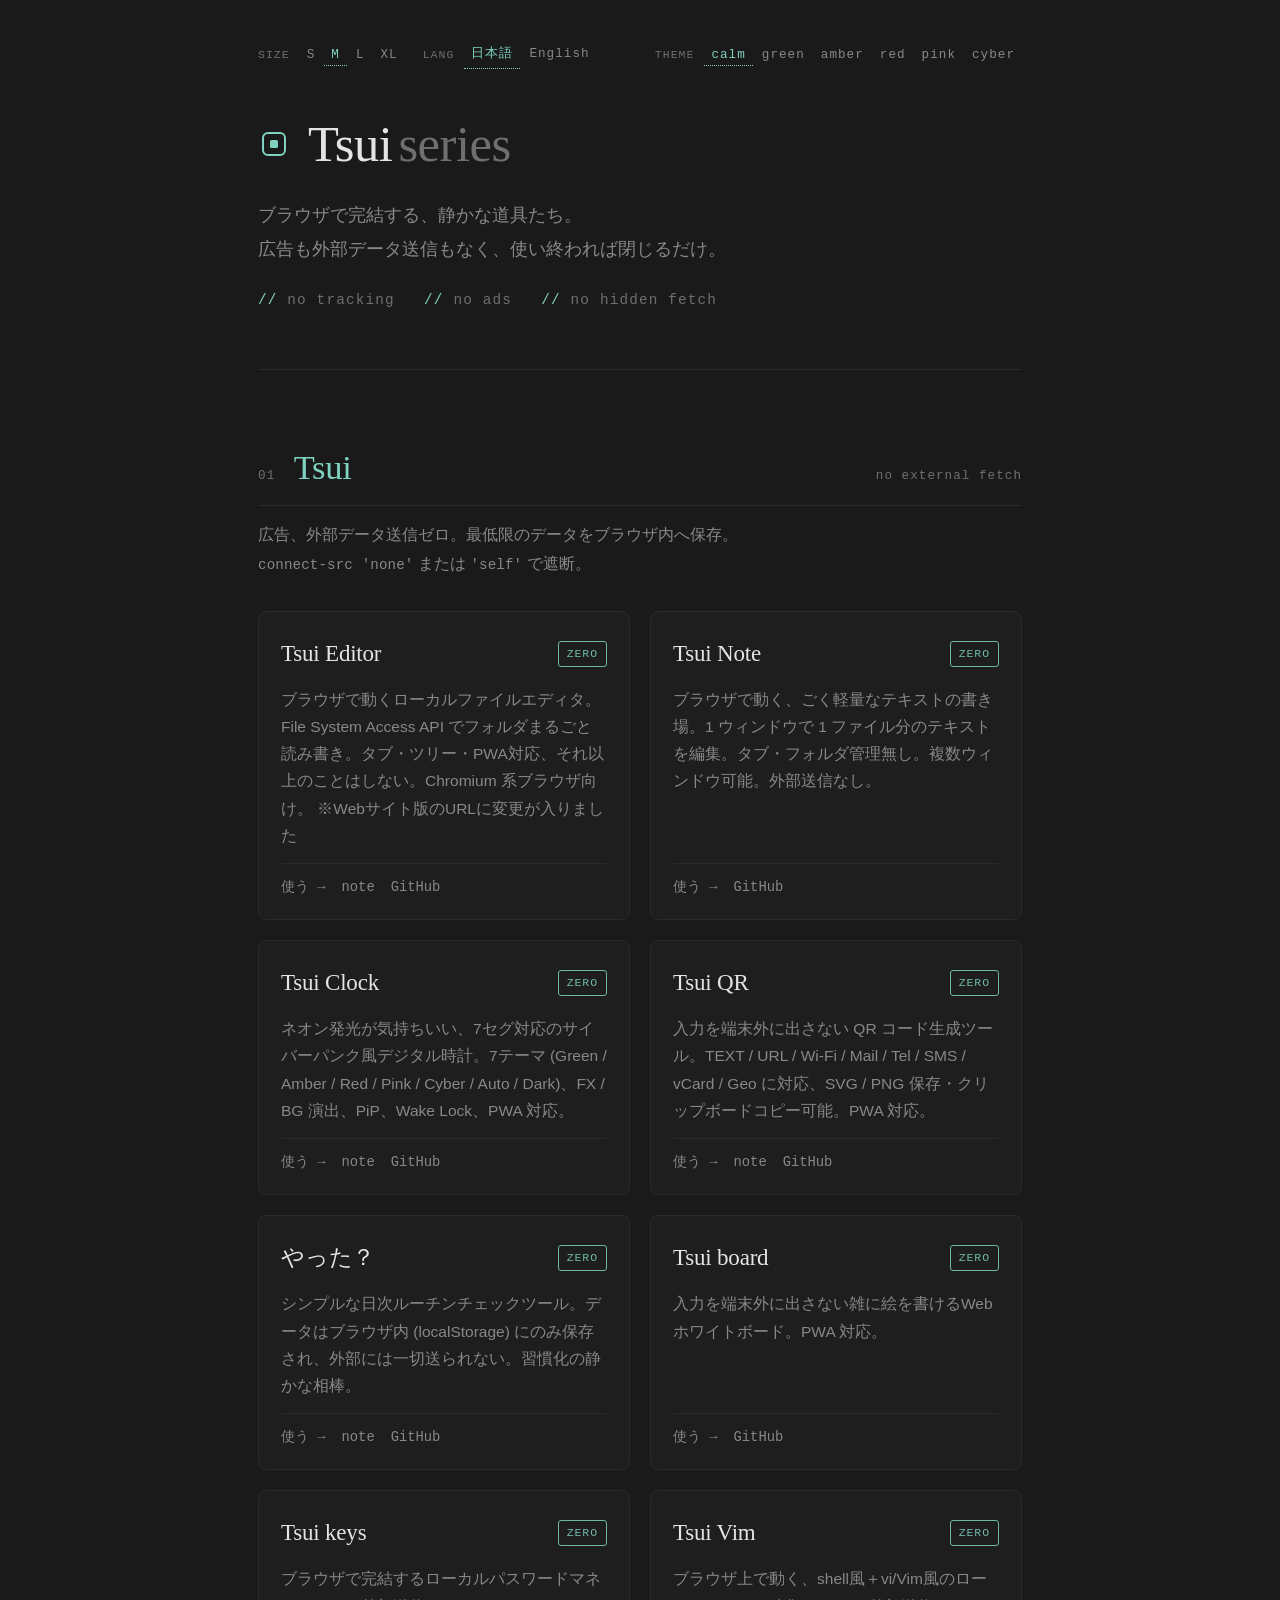
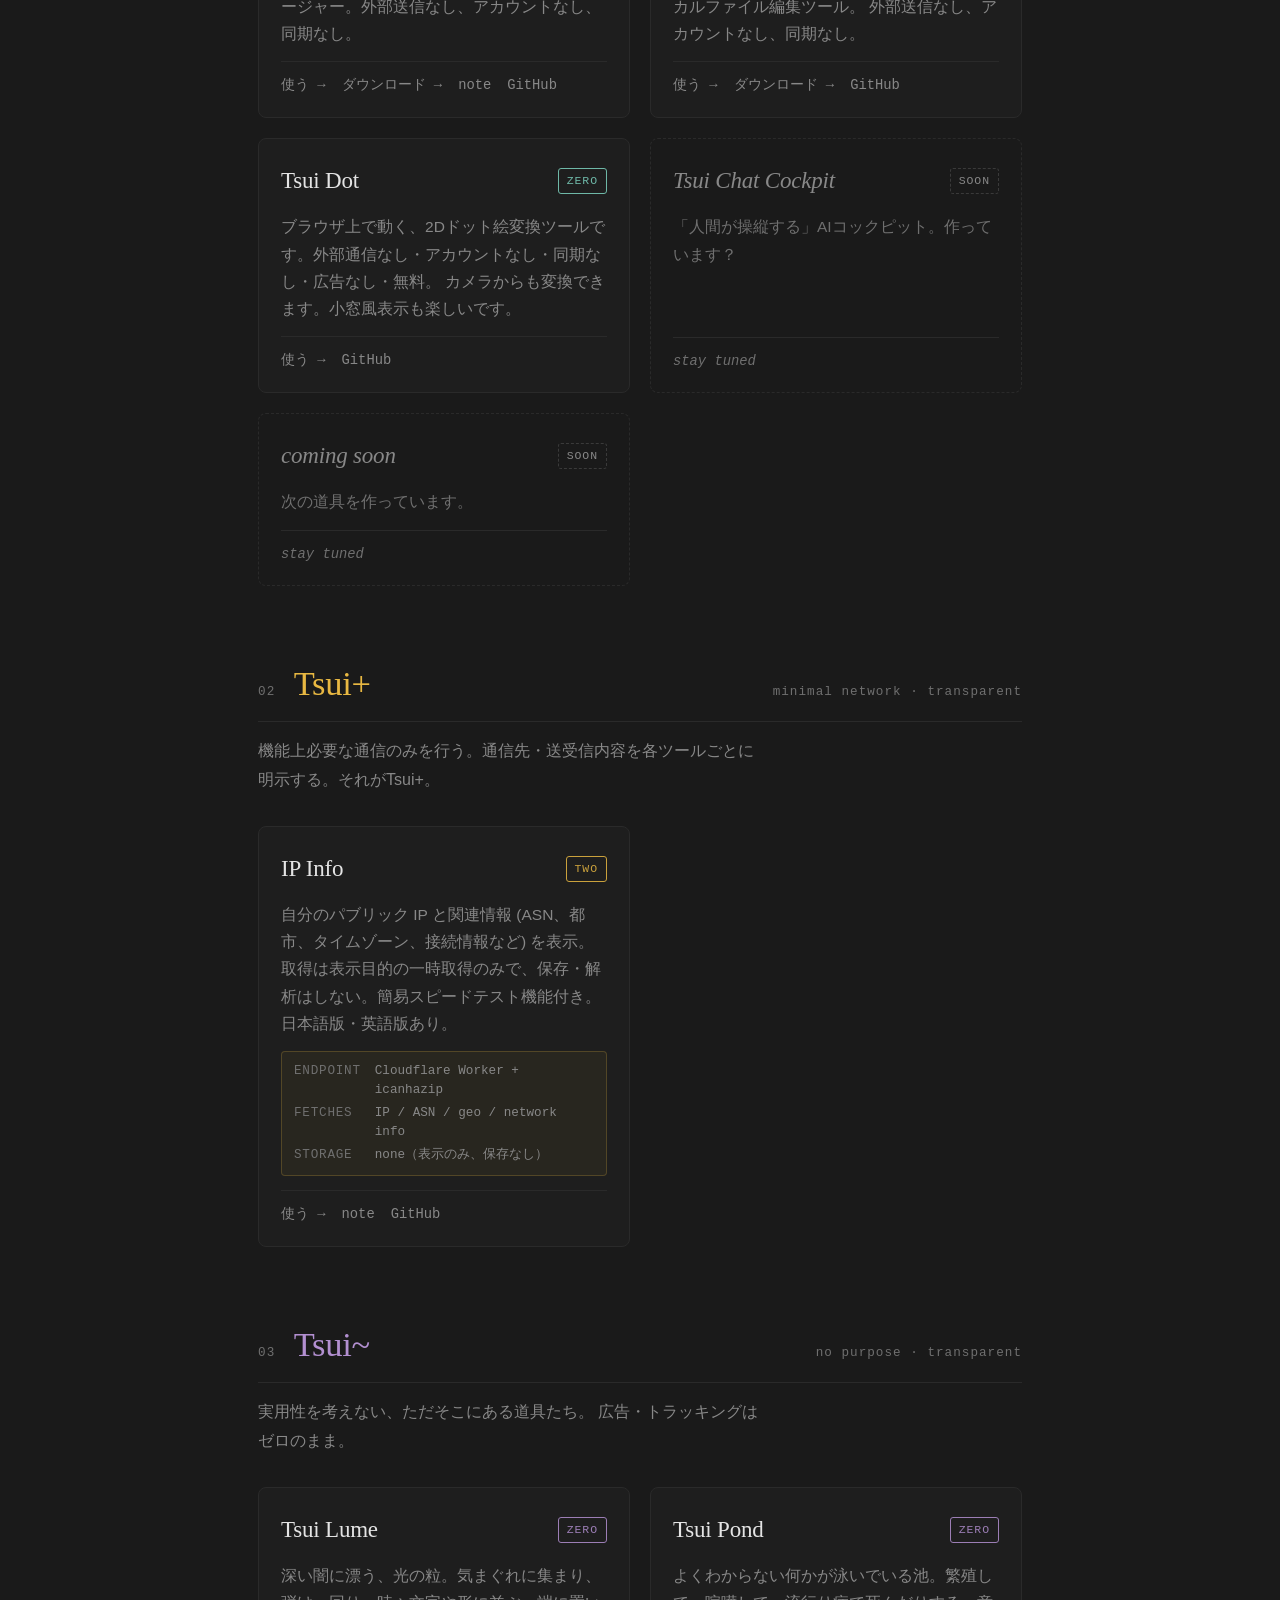
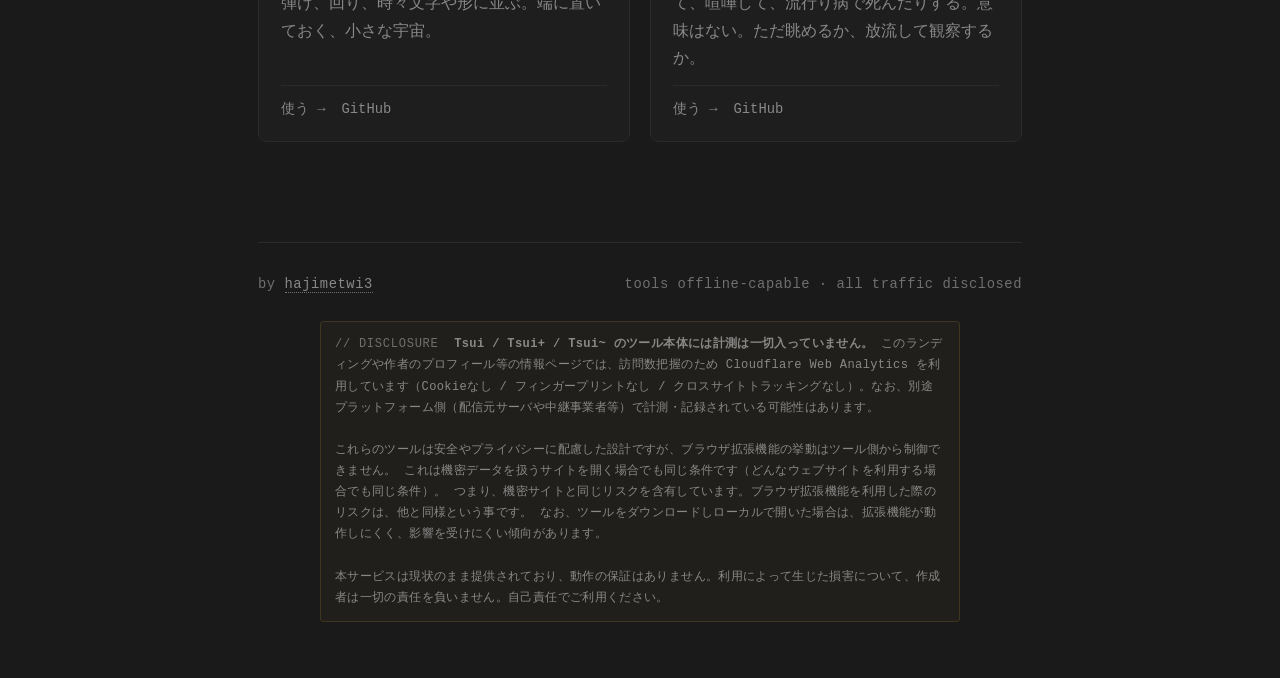
<file: docs/Tsui-series/index.html>
<!DOCTYPE html>
<!-- Tsui series landing (JP) — EN edition: index.en.html -->
<html lang="ja" data-size="M">
<head>
<meta charset="UTF-8">
<!-- Clickjacking defense -->
<style id="antiClickjack">html{display:none !important;}</style>
<script>
  (function(){
    if (self === top) {
      var s = document.getElementById('antiClickjack');
      if (s && s.parentNode) s.parentNode.removeChild(s);
    } else {
      try { top.location = self.location; } catch (e) {}
      try { document.documentElement.innerHTML = ''; } catch (e) {}
    }
  })();
</script>
<meta name="viewport" content="width=device-width, initial-scale=1">
<meta name="referrer" content="no-referrer">
<meta name="theme-color" content="#1a1a1a">
<meta name="description" content="Tsui series — 静かな道具たち。ブラウザで完結、広告なし、プライバシー配慮。">
<meta http-equiv="Content-Security-Policy" content="default-src 'none'; script-src 'self' 'unsafe-inline' https://static.cloudflareinsights.com; style-src 'self' 'unsafe-inline'; img-src 'self' data:; font-src 'self' data:; connect-src https://cloudflareinsights.com; base-uri 'none'; form-action 'none';">
<link rel="alternate" hreflang="ja" href="./index.html">
<link rel="alternate" hreflang="en" href="./index.en.html">
<link rel="alternate" hreflang="x-default" href="./index.html">
<link rel="icon" href="data:image/svg+xml,%3Csvg xmlns='http://www.w3.org/2000/svg' viewBox='0 0 32 32'%3E%3Crect width='32' height='32' rx='6' fill='%231a1a1a'/%3E%3Crect x='7' y='7' width='18' height='18' rx='4' fill='none' stroke='%237dd3c0' stroke-width='2'/%3E%3Crect x='13' y='13' width='6' height='6' rx='1' fill='%237dd3c0'/%3E%3C/svg%3E">
<title>Tsui series — 静かな道具たち</title>
<style>
  * { box-sizing: border-box; margin: 0; padding: 0; }

  :root {
    --bg: #1a1a1a;
    --bg-card: #1e1e1e;
    --fg: #e4e4e4;
    --fg-dim: #888;
    --fg-faint: #6f6f6f;
    --accent: #7dd3c0;         /* calm — teal */
    --accent-plus: #e8b842;    /* calm — amber */
    --accent-tilde: #b28fd0;   /* calm — muted violet (for Tsui~) */
    --glow-color: transparent;
    --border: #2a2a2a;
    --border-strong: #3a3a3a;
    --fs-scale: 1.15;          /* M (default): S=1.0 / M=1.15 / L=1.3 / XL=1.5 */
  }

  /* ========== Font size levels ========== */

  html[data-size="S"]  { --fs-scale: 1;    }
  html[data-size="M"]  { --fs-scale: 1.15; }
  html[data-size="L"]  { --fs-scale: 1.3;  }
  html[data-size="XL"] { --fs-scale: 1.5;  }

  /* ========== Neon themes (Tsui Clock 互換パレット) ========== */

  html[data-theme="green"]  { --accent:#39ff77; --accent-plus:#ffb000; --accent-tilde:#c0a8ff; --glow-color:#39ff77; }
  html[data-theme="amber"]  { --accent:#ffb000; --accent-plus:#ff26b3; --accent-tilde:#8affc0; --glow-color:#ffb000; }
  html[data-theme="red"]    { --accent:#ffc0b8; --accent-plus:#39ff77; --accent-tilde:#b8c8ff; --glow-color:#ff2020; }
  html[data-theme="pink"]   { --accent:#ffc8f0; --accent-plus:#39ff77; --accent-tilde:#c8e0ff; --glow-color:#ff26b3; }
  html[data-theme="cyber"]  { --accent:#B2FFCA; --accent-plus:#ff26b3; --accent-tilde:#ffd4a3; --glow-color:#39ff77; }

  html[data-theme] h1.title,
  html[data-theme] .tier h2,
  html[data-theme] .plus-sign,
  html[data-theme] .tilde-sign,
  html[data-theme] .theme-switch button.active {
    text-shadow: 0 0 10px var(--glow-color), 0 0 22px var(--glow-color);
  }
  html[data-theme] .brand svg {
    filter: drop-shadow(0 0 6px var(--glow-color));
  }

  html { background: var(--bg); }

  body {
    font-family: -apple-system, BlinkMacSystemFont, "Segoe UI", "Hiragino Sans", "Yu Gothic UI", sans-serif;
    background: var(--bg);
    color: var(--fg);
    font-size: calc(15px * var(--fs-scale));
    line-height: 1.75;
    -webkit-font-smoothing: antialiased;
    min-height: 100vh;
  }

  .mono, code {
    font-family: ui-monospace, "SF Mono", Menlo, Consolas, monospace;
    font-size: 0.88em;
    letter-spacing: 0.01em;
  }
  code { color: var(--fg-dim); }

  .container {
    max-width: 820px;
    margin: 0 auto;
    padding: 40px 28px 60px;
  }

  /* ========== Theme switch ========== */

  .theme-switch {
    display: flex;
    align-items: center;
    justify-content: flex-end;
    gap: 2px;
    font-family: ui-monospace, "SF Mono", Menlo, Consolas, monospace;
    font-size: calc(11px * var(--fs-scale));
    letter-spacing: 0.08em;
    flex-wrap: wrap;
  }

  .theme-switch .theme-label {
    color: var(--fg-faint);
    margin-right: 8px;
    font-size: calc(10px * var(--fs-scale));
    text-transform: uppercase;
  }

  .theme-switch button {
    background: transparent;
    border: none;
    color: var(--fg-dim);
    cursor: pointer;
    font-family: inherit;
    font-size: inherit;
    letter-spacing: inherit;
    padding: 3px 7px;
    border-bottom: 1px dotted transparent;
    transition: color 0.2s, border-color 0.2s, text-shadow 0.3s;
  }

  .theme-switch button:hover { color: var(--fg); }

  .theme-switch button.active {
    color: var(--accent);
    border-bottom-color: var(--accent);
  }

  /* ========== Size / Lang switch (theme-switch と同じ見た目) ========== */

  .top-controls {
    display: flex;
    justify-content: space-between;
    align-items: center;
    gap: 12px;
    margin-bottom: 50px;
    flex-wrap: wrap;
  }

  .controls-left {
    display: flex;
    align-items: center;
    gap: 18px;
    flex-wrap: wrap;
  }

  .size-switch,
  .lang-switch {
    display: flex;
    align-items: center;
    gap: 2px;
    font-family: ui-monospace, "SF Mono", Menlo, Consolas, monospace;
    font-size: calc(11px * var(--fs-scale));
    letter-spacing: 0.08em;
  }

  .size-switch .size-label,
  .lang-switch .lang-label {
    color: var(--fg-faint);
    margin-right: 8px;
    font-size: calc(10px * var(--fs-scale));
    text-transform: uppercase;
  }

  .size-switch button,
  .lang-switch a {
    background: transparent;
    border: none;
    color: var(--fg-dim);
    cursor: pointer;
    font-family: inherit;
    font-size: inherit;
    letter-spacing: inherit;
    padding: 3px 7px;
    border-bottom: 1px dotted transparent;
    transition: color 0.2s, border-color 0.2s;
    text-decoration: none;
    display: inline-block;
  }

  .size-switch button:hover,
  .lang-switch a:hover { color: var(--fg); }

  .size-switch button.active,
  .lang-switch a[aria-current="page"] {
    color: var(--accent);
    border-bottom-color: var(--accent);
  }

  /* ========== Masthead ========== */

  .masthead {
    padding-bottom: 56px;
    border-bottom: 1px solid var(--border);
    margin-bottom: 80px;
  }

  .brand {
    display: flex;
    align-items: center;
    gap: 18px;
    margin-bottom: 28px;
  }

  .brand svg {
    width: 32px;
    height: 32px;
    color: var(--accent);
    flex-shrink: 0;
    transition: filter 0.3s;
  }

  h1.title {
    font-family: Georgia, "Iowan Old Style", "Hiragino Mincho ProN", "Yu Mincho", serif;
    font-size: calc(44px * var(--fs-scale));
    font-weight: 400;
    letter-spacing: -0.5px;
    line-height: 1;
    transition: text-shadow 0.3s;
  }

  h1.title .series {
    color: var(--fg-faint);
    font-weight: 300;
    margin-left: 6px;
    text-shadow: none !important;
  }

  .tagline {
    color: var(--fg-dim);
    font-size: calc(16px * var(--fs-scale));
    line-height: 1.85;
    max-width: 58ch;
  }

  .manifesto {
    margin-top: 22px;
    font-family: ui-monospace, "SF Mono", Menlo, Consolas, monospace;
    font-size: calc(12.5px * var(--fs-scale));
    letter-spacing: 0.08em;
    color: var(--fg-faint);
    text-transform: lowercase;
  }

  .manifesto span { color: var(--accent); }

  /* ========== Tier ========== */

  .tier { margin-bottom: 80px; }
  .tier:last-of-type { margin-bottom: 0; }

  .tier-header {
    display: flex;
    align-items: baseline;
    gap: 18px;
    margin-bottom: 14px;
    padding-bottom: 18px;
    border-bottom: 1px solid var(--border);
  }

  .tier-num {
    color: var(--fg-faint);
    font-size: calc(11px * var(--fs-scale));
    font-family: ui-monospace, "SF Mono", Menlo, Consolas, monospace;
    letter-spacing: 0.1em;
  }

  .tier h2 {
    font-family: Georgia, "Iowan Old Style", "Hiragino Mincho ProN", "Yu Mincho", serif;
    font-size: calc(30px * var(--fs-scale));
    font-weight: 400;
    letter-spacing: -0.3px;
    line-height: 1;
    color: var(--accent);
    transition: text-shadow 0.3s;
  }

  .tier.plus h2 { color: var(--accent-plus); }
  .tier.plus h2 .plus-sign { color: var(--accent-plus); }

  .tier.tilde h2 { color: var(--accent-tilde); }
  .tier.tilde h2 .tilde-sign { color: var(--accent-tilde); font-weight: 300; }

  .tier-meta {
    color: var(--fg-faint);
    font-size: calc(11px * var(--fs-scale));
    font-family: ui-monospace, "SF Mono", Menlo, Consolas, monospace;
    letter-spacing: 0.08em;
    margin-left: auto;
  }

  .tier-desc {
    color: var(--fg-dim);
    font-size: calc(14px * var(--fs-scale));
    line-height: 1.8;
    margin-bottom: 32px;
    max-width: 56ch;
  }

  /* ========== Tool cards ========== */

  .tools {
    display: grid;
    grid-template-columns: repeat(auto-fill, minmax(340px, 1fr));
    gap: 20px;
  }

  .tool {
    background: var(--bg-card);
    border: 1px solid var(--border);
    border-radius: 8px;
    padding: 22px 22px 18px;
    display: flex;
    flex-direction: column;
    transition: border-color 0.2s ease;
  }

  .tool:hover { border-color: var(--border-strong); }

  .tool-head {
    display: flex;
    align-items: center;
    gap: 10px;
    margin-bottom: 12px;
    flex-wrap: wrap;
  }

  .tool h3 {
    font-family: Georgia, "Iowan Old Style", "Hiragino Mincho ProN", "Yu Mincho", serif;
    font-size: calc(20px * var(--fs-scale));
    font-weight: 400;
    letter-spacing: -0.2px;
    color: var(--fg);
    margin-right: auto;
  }

  .badge {
    font-family: ui-monospace, "SF Mono", Menlo, Consolas, monospace;
    font-size: calc(10px * var(--fs-scale));
    letter-spacing: 0.08em;
    padding: 2px 8px;
    border-radius: 3px;
    border: 1px solid var(--border-strong);
    color: var(--fg-dim);
    text-transform: uppercase;
    white-space: nowrap;
  }

  .badge-pure { color: var(--accent); border-color: var(--accent); opacity: 0.85; }
  .badge-plus { color: var(--accent-plus); border-color: var(--accent-plus); opacity: 0.85; }
  .badge-tilde { color: var(--accent-tilde); border-color: var(--accent-tilde); opacity: 0.85; }
  .badge-wip  { color: var(--fg-dim); border-style: dashed; }

  .tool p.desc {
    color: var(--fg-dim);
    font-size: calc(13.5px * var(--fs-scale));
    line-height: 1.75;
    margin-bottom: 14px;
    flex: 1;
  }

  /* Transparency block (Tsui+) */
  .transparency {
    font-family: ui-monospace, "SF Mono", Menlo, Consolas, monospace;
    font-size: calc(11px * var(--fs-scale));
    background: color-mix(in srgb, var(--accent-plus) 5%, transparent);
    border: 1px solid color-mix(in srgb, var(--accent-plus) 22%, transparent);
    border-radius: 4px;
    padding: 10px 12px;
    margin-bottom: 14px;
    display: grid;
    grid-template-columns: auto 1fr;
    column-gap: 14px;
    row-gap: 4px;
    line-height: 1.5;
  }
  .transparency dt {
    color: var(--fg-faint);
    text-transform: uppercase;
    letter-spacing: 0.06em;
  }
  .transparency dd { color: var(--fg-dim); }

  .tool-links {
    display: flex;
    gap: 16px;
    padding-top: 12px;
    border-top: 1px solid var(--border);
    font-family: ui-monospace, "SF Mono", Menlo, Consolas, monospace;
    font-size: calc(12px * var(--fs-scale));
    flex-wrap: wrap;
  }

  .tool-links a {
    color: var(--fg-dim);
    text-decoration: none;
    border-bottom: 1px dotted transparent;
    transition: color 0.15s, border-color 0.15s;
  }

  .tool-links a:hover {
    color: var(--accent);
    border-bottom-color: var(--accent);
  }

  .tier.plus .tool-links a:hover {
    color: var(--accent-plus);
    border-bottom-color: var(--accent-plus);
  }

  .tier.tilde .tool-links a:hover {
    color: var(--accent-tilde);
    border-bottom-color: var(--accent-tilde);
  }

  .tool-links a.disabled {
    opacity: 0.35;
    pointer-events: none;
  }

  .tool-links .links-sep {
    color: var(--fg-faint);
    user-select: none;
  }

  /* ========== Coming soon card ========== */

  .tool.coming-soon {
    background: transparent;
    border-style: dashed;
    border-color: var(--border);
  }

  .tool.coming-soon:hover { border-color: var(--border-strong); }

  .tool.coming-soon h3 {
    color: var(--fg-dim);
    font-style: italic;
  }

  .tool.coming-soon .desc {
    color: var(--fg-faint);
  }

  .tool.coming-soon .tool-links {
    color: var(--fg-faint);
    font-style: italic;
  }

  /* ========== Footer ========== */

  footer {
    margin-top: 100px;
    padding-top: 30px;
    border-top: 1px solid var(--border);
    color: var(--fg-faint);
    font-size: calc(12px * var(--fs-scale));
    font-family: ui-monospace, "SF Mono", Menlo, Consolas, monospace;
    display: flex;
    justify-content: space-between;
    flex-wrap: wrap;
    gap: 12px;
    letter-spacing: 0.04em;
  }

  footer a {
    color: var(--fg-dim);
    text-decoration: none;
    border-bottom: 1px dotted var(--fg-faint);
    transition: color 0.15s, border-color 0.15s;
  }

  footer a:hover {
    color: var(--accent);
    border-bottom-color: var(--accent);
  }

  /* ========== Analytics disclosure (このページのみ) ========== */

  .analytics-note {
    margin: 24px auto 0;
    max-width: 640px;
    padding: 12px 14px;
    font-family: ui-monospace, "SF Mono", Menlo, Consolas, monospace;
    font-size: calc(10.5px * var(--fs-scale));
    line-height: 1.75;
    color: var(--fg-dim);
    letter-spacing: 0.03em;
    background: color-mix(in srgb, var(--accent-plus) 3%, transparent);
    border: 1px solid color-mix(in srgb, var(--accent-plus) 15%, transparent);
    border-radius: 4px;
  }

  .analytics-note .label {
    color: var(--fg-faint);
    text-transform: uppercase;
    letter-spacing: 0.06em;
    margin-right: 8px;
  }

  /* ========== Focus visibility (keyboard a11y) ========== */

  .theme-switch button:focus-visible,
  .size-switch button:focus-visible,
  .lang-switch a:focus-visible,
  .tool-links a:focus-visible,
  footer a:focus-visible,
  .analytics-note a:focus-visible {
    outline: 2px solid var(--accent);
    outline-offset: 2px;
    border-radius: 2px;
  }

  /* ========== Responsive ========== */

  @media (max-width: 540px) {
    .container { padding: 24px 20px 40px; }
    h1.title { font-size: calc(34px * var(--fs-scale)); }
    .tier h2 { font-size: calc(24px * var(--fs-scale)); }
    .masthead { padding-bottom: 40px; margin-bottom: 60px; }
    .tier { margin-bottom: 60px; }
    .tools { grid-template-columns: 1fr; }
    .tier-meta { display: none; }
    .brand { gap: 14px; }
    .brand svg { width: 26px; height: 26px; }
    .top-controls { margin-bottom: 32px; flex-direction: column; align-items: flex-start; gap: 8px; }
    .controls-left { gap: 12px; }
    .theme-switch, .size-switch, .lang-switch { justify-content: flex-start; flex-wrap: wrap; }
    .theme-switch .theme-label,
    .size-switch .size-label,
    .lang-switch .lang-label { display: none; }
  }

  @media (prefers-reduced-motion: reduce) {
    * { transition: none !important; animation: none !important; }
  }
</style>
</head>
<body>
<div class="container">

  <!-- ========== Top controls (size / lang / theme) ========== -->
  <div class="top-controls">
    <div class="controls-left">
      <div class="size-switch" role="group" aria-label="文字サイズ">
        <span class="size-label">size</span>
        <button type="button" data-size="S">S</button>
        <button type="button" data-size="M" class="active">M</button>
        <button type="button" data-size="L">L</button>
        <button type="button" data-size="XL">XL</button>
      </div>
      <div class="lang-switch" role="group" aria-label="言語">
        <span class="lang-label">lang</span>
        <a href="./index.html" hreflang="ja" aria-current="page">日本語</a>
        <a href="./index.en.html" hreflang="en">English</a>
      </div>
    </div>
    <div class="theme-switch" role="group" aria-label="ネオンテーマ (Tsui Clock互換)">
      <span class="theme-label">theme</span>
      <button type="button" data-theme="calm" class="active">calm</button>
      <button type="button" data-theme="green">green</button>
      <button type="button" data-theme="amber">amber</button>
      <button type="button" data-theme="red">red</button>
      <button type="button" data-theme="pink">pink</button>
      <button type="button" data-theme="cyber">cyber</button>
    </div>
  </div>

  <!-- ========== Masthead ========== -->
  <header class="masthead">
    <div class="brand">
      <svg viewBox="0 0 32 32" aria-hidden="true">
        <rect x="5" y="5" width="22" height="22" rx="5" fill="none" stroke="currentColor" stroke-width="2"/>
        <rect x="12" y="12" width="8" height="8" rx="1.5" fill="currentColor"/>
      </svg>
      <h1 class="title">Tsui<span class="series">series</span></h1>
    </div>
    <p class="tagline">
      ブラウザで完結する、静かな道具たち。<br>
      広告も外部データ送信もなく、使い終われば閉じるだけ。
    </p>
    <p class="manifesto">
      <span>//</span> no tracking &nbsp; <span>//</span> no ads &nbsp; <span>//</span> no hidden fetch
    </p>
  </header>

  <!-- ========== Tier 01: Tsui (pure) ========== -->
  <section class="tier pure">
    <div class="tier-header">
      <span class="tier-num">01</span>
      <h2>Tsui</h2>
      <span class="tier-meta">no external fetch</span>
    </div>
    <p class="tier-desc">
      広告、外部データ送信ゼロ。最低限のデータをブラウザ内へ保存。<code>connect-src 'none'</code> または <code>'self'</code> で遮断。
    </p>

    <div class="tools">

      <!-- Tsui Editor -->
      <article class="tool">
        <div class="tool-head">
          <h3>Tsui Editor</h3>
          <span class="badge badge-pure">Zero</span>
        </div>
        <p class="desc">ブラウザで動くローカルファイルエディタ。File System Access API でフォルダまるごと読み書き。タブ・ツリー・PWA対応、それ以上のことはしない。Chromium 系ブラウザ向け。
          ※Webサイト版のURLに変更が入りました</p>
        <nav class="tool-links">
          <a href="https://tsuieditor.pages.dev/">使う →</a>
          <a href="https://note.com/hajimetwi3/n/n5a3475a672c0">note</a>
          <a href="https://github.com/hajimetwi3/misc/tree/main/docs/tools/tsui-editor">GitHub</a>
        </nav>
      </article>

      <!-- Tsui Note -->
      <article class="tool">
        <div class="tool-head">
          <h3>Tsui Note</h3>
          <span class="badge badge-pure">Zero</span>
        </div>
        <p class="desc">ブラウザで動く、ごく軽量なテキストの書き場。1 ウィンドウで 1 ファイル分のテキストを編集。タブ・フォルダ管理無し。複数ウィンドウ可能。外部送信なし。</p>
        <nav class="tool-links">
          <a href="https://tsuinote.pages.dev/">使う →</a>
          <a href="https://github.com/hajimetwi3/Tsui-note">GitHub</a>
        </nav>
      </article>

      <!-- Tsui Clock -->
      <article class="tool">
        <div class="tool-head">
          <h3>Tsui Clock</h3>
          <span class="badge badge-pure">Zero</span>
        </div>
        <p class="desc">ネオン発光が気持ちいい、7セグ対応のサイバーパンク風デジタル時計。7テーマ (Green / Amber / Red / Pink / Cyber / Auto / Dark)、FX / BG 演出、PiP、Wake Lock、PWA 対応。</p>
        <nav class="tool-links">
          <a href="https://hajimetwi3.github.io/misc/tools/tsui-clock/">使う →</a>
          <a href="https://note.com/hajimetwi3/n/nbdf5cbde25fe">note</a>
          <a href="https://github.com/hajimetwi3/misc/tree/main/docs/tools/tsui-clock">GitHub</a>
        </nav>
      </article>

      <!-- Tsui QR -->
      <article class="tool">
        <div class="tool-head">
          <h3>Tsui QR</h3>
          <span class="badge badge-pure">Zero</span>
        </div>
        <p class="desc">入力を端末外に出さない QR コード生成ツール。TEXT / URL / Wi-Fi / Mail / Tel / SMS / vCard / Geo に対応、SVG / PNG 保存・クリップボードコピー可能。PWA 対応。</p>
        <nav class="tool-links">
          <a href="https://hajimetwi3.github.io/tsui-qr/">使う →</a>
          <a href="https://note.com/hajimetwi3/n/na0c77bdc19b4">note</a>
          <a href="https://github.com/hajimetwi3/tsui-qr">GitHub</a>
        </nav>
      </article>

      <!-- やった？ -->
      <article class="tool">
        <div class="tool-head">
          <h3>やった？</h3>
          <span class="badge badge-pure">Zero</span>
        </div>
        <p class="desc">シンプルな日次ルーチンチェックツール。データはブラウザ内 (localStorage) にのみ保存され、外部には一切送られない。習慣化の静かな相棒。</p>
        <nav class="tool-links">
          <a href="https://hajimetwi3.github.io/misc/tools/yatta/">使う →</a>
          <a href="https://note.com/hajimetwi3/n/n3dc77378c5c4">note</a>
          <a href="https://github.com/hajimetwi3/misc/tree/main/docs/tools/yatta">GitHub</a>
        </nav>
      </article>

      <!-- Tsui board -->
      <article class="tool">
        <div class="tool-head">
          <h3>Tsui board</h3>
          <span class="badge badge-pure">Zero</span>
        </div>
        <p class="desc">入力を端末外に出さない雑に絵を書けるWebホワイトボード。PWA 対応。</p>
        <nav class="tool-links">
          <a href="https://hajimetwi3.github.io/tsui-board/">使う →</a>
          <a href="https://github.com/hajimetwi3/tsui-board/">GitHub</a>
        </nav>
      </article>

      <!-- Tsui keys -->
      <article class="tool">
        <div class="tool-head">
          <h3>Tsui keys</h3>
          <span class="badge badge-pure">Zero</span>
        </div>
        <p class="desc">ブラウザで完結するローカルパスワードマネージャー。外部送信なし、アカウントなし、同期なし。</p>
        <nav class="tool-links">
          <a href="https://tsuikeys.pages.dev/">使う →</a>
          <a href="https://github.com/hajimetwi3/Tsui-keys/releases/latest">ダウンロード →</a>
          <a href="https://note.com/hajimetwi3/n/nece01928dc72">note</a>
          <a href="https://github.com/hajimetwi3/Tsui-keys">GitHub</a>
        </nav>
      </article>

      <!-- Tsui Vim -->
      <article class="tool">
        <div class="tool-head">
          <h3>Tsui Vim</h3>
          <span class="badge badge-pure">Zero</span>
        </div>
        <p class="desc">ブラウザ上で動く、shell風＋vi/Vim風のローカルファイル編集ツール。 外部送信なし、アカウントなし、同期なし。</p>
        <nav class="tool-links">
          <a href="https://tsuivim.pages.dev/">使う →</a>
          <a href="https://github.com/hajimetwi3/Tsui-vim/releases/latest">ダウンロード →</a>
          <a href="https://github.com/hajimetwi3/Tsui-vim/">GitHub</a>
        </nav>
      </article>

      <!-- Tsui Dot -->
      <article class="tool">
        <div class="tool-head">
          <h3>Tsui Dot</h3>
          <span class="badge badge-pure">Zero</span>
        </div>
        <p class="desc">ブラウザ上で動く、2Dドット絵変換ツールです。外部通信なし・アカウントなし・同期なし・広告なし・無料。
カメラからも変換できます。小窓風表示も楽しいです。</p>
        <nav class="tool-links">
          <a href="https://tsuidot.pages.dev/">使う →</a>
          <a href="https://github.com/hajimetwi3/Tsui-dot/">GitHub</a>
        </nav>
      </article>

      <!-- Coming soon -->
      <article class="tool coming-soon" aria-label="準備中">
        <div class="tool-head">
          <h3>Tsui Chat Cockpit</h3>
          <span class="badge badge-wip">soon</span>
        </div>
        <p class="desc">「人間が操縦する」AIコックピット。作っています？</p>
        <nav class="tool-links">
          <span>stay tuned</span>
        </nav>
      </article>


      <!-- Coming soon -->
      <article class="tool coming-soon" aria-label="準備中">
        <div class="tool-head">
          <h3>coming soon</h3>
          <span class="badge badge-wip">soon</span>
        </div>
        <p class="desc">次の道具を作っています。</p>
        <nav class="tool-links">
          <span>stay tuned</span>
        </nav>
      </article>

    </div>
  </section>

  <!-- ========== Tier 02: Tsui+ ========== -->
  <section class="tier plus">
    <div class="tier-header">
      <span class="tier-num">02</span>
      <h2>Tsui<span class="plus-sign">+</span></h2>
      <span class="tier-meta">minimal network · transparent</span>
    </div>
    <p class="tier-desc">
      機能上必要な通信のみを行う。通信先・送受信内容を各ツールごとに明示する。それがTsui+。
    </p>

    <div class="tools">

      <!-- IP Info (showip) -->
      <article class="tool">
        <div class="tool-head">
          <h3>IP Info</h3>
          <span class="badge badge-plus">Two</span>
        </div>
        <p class="desc">自分のパブリック IP と関連情報 (ASN、都市、タイムゾーン、接続情報など) を表示。取得は表示目的の一時取得のみで、保存・解析はしない。簡易スピードテスト機能付き。日本語版・英語版あり。</p>
        <dl class="transparency">
          <dt>endpoint</dt><dd>Cloudflare Worker + icanhazip</dd>
          <dt>fetches</dt><dd>IP / ASN / geo / network info</dd>
          <dt>storage</dt><dd>none（表示のみ、保存なし）</dd>
        </dl>
        <nav class="tool-links">
          <a href="https://tsuiipinfo.pages.dev/">使う →</a>
          <a href="https://note.com/hajimetwi3/n/nf5467f5481ae">note</a>
          <a href="https://github.com/hajimetwi3/Tsui-ip-info">GitHub</a>
        </nav>
      </article>

    </div>
  </section>

  <!-- ========== Tier 03: Tsui~ ========== -->
  <section class="tier tilde">
    <div class="tier-header">
      <span class="tier-num">03</span>
      <h2>Tsui<span class="tilde-sign">~</span></h2>
      <span class="tier-meta">no purpose · transparent</span>
    </div>
    <p class="tier-desc">
      実用性を考えない、ただそこにある道具たち。
      広告・トラッキングはゼロのまま。
    </p>

    <div class="tools">

      <!-- Tsui Lume -->
      <article class="tool">
        <div class="tool-head">
          <h3>Tsui Lume</h3>
          <span class="badge badge-tilde">Zero</span>
        </div>
        <p class="desc">深い闇に漂う、光の粒。気まぐれに集まり、弾け、回り、時々文字や形に並ぶ。端に置いておく、小さな宇宙。</p>
        <nav class="tool-links">
          <a href="https://tsuilume.pages.dev/">使う →</a>
          <a href="https://github.com/hajimetwi3/tsui-lume">GitHub</a>
        </nav>
      </article>

      <!-- Tsui Pond -->
      <article class="tool">
        <div class="tool-head">
          <h3>Tsui Pond</h3>
          <span class="badge badge-tilde">Zero</span>
        </div>
        <p class="desc">よくわからない何かが泳いでいる池。繁殖して、喧嘩して、流行り病で死んだりする。意味はない。ただ眺めるか、放流して観察するか。</p>
        <nav class="tool-links">
          <a href="https://hajimetwi3.github.io/Tsui-Pond/">使う →</a>
          <a href="https://github.com/hajimetwi3/tsui-pond">GitHub</a>
        </nav>
      </article>

    </div>
  </section>

  <!-- ========== Footer ========== -->
  <footer>
    <span>by <a href="https://hajimetwi3.github.io/hajimetwi3/">hajimetwi3</a></span>
    <span>tools offline-capable · all traffic disclosed</span>
  </footer>

  <!-- ========== Analytics disclosure ========== -->
  <aside class="analytics-note" aria-label="計測の開示">
    <span class="label">// disclosure</span>
    <strong style="color:var(--fg-dim)">Tsui / Tsui+ / Tsui~ のツール本体には計測は一切入っていません。</strong>
    このランディングや作者のプロフィール等の情報ページでは、訪問数把握のため Cloudflare Web Analytics を利用しています（Cookieなし / フィンガープリントなし / クロスサイトトラッキングなし）。なお、別途プラットフォーム側（配信元サーバや中継事業者等）で計測・記録されている可能性はあります。<br><br>
    これらのツールは安全やプライバシーに配慮した設計ですが、ブラウザ拡張機能の挙動はツール側から制御できません。
    これは機密データを扱うサイトを開く場合でも同じ条件です（どんなウェブサイトを利用する場合でも同じ条件）。
    つまり、機密サイトと同じリスクを含有しています。ブラウザ拡張機能を利用した際のリスクは、他と同様という事です。
    なお、ツールをダウンロードしローカルで開いた場合は、拡張機能が動作しにくく、影響を受けにくい傾向があります。<br><br>
    本サービスは現状のまま提供されており、動作の保証はありません。利用によって生じた損害について、作成者は一切の責任を負いません。自己責任でご利用ください。

  </aside>

</div>

<script>
  // Neon theme switcher — Tsui Clock 互換パレット、セッション限定 (no residue)
  (function(){
    var buttons = document.querySelectorAll('.theme-switch button');
    buttons.forEach(function(btn){
      btn.addEventListener('click', function(){
        var theme = btn.dataset.theme;
        if (theme === 'calm') {
          document.documentElement.removeAttribute('data-theme');
        } else {
          document.documentElement.dataset.theme = theme;
        }
        buttons.forEach(function(b){
          b.classList.toggle('active', b === btn);
        });
      });
    });
  })();

  // Font size switcher — S / M(default) / L / XL、セッション限定 (no residue)
  (function(){
    var buttons = document.querySelectorAll('.size-switch button');
    buttons.forEach(function(btn){
      btn.addEventListener('click', function(){
        document.documentElement.dataset.size = btn.dataset.size;
        buttons.forEach(function(b){
          b.classList.toggle('active', b === btn);
        });
      });
    });
  })();
</script>
<!-- This page is itself Tsui-compliant: no ads, no cookies, no fingerprinting. -->
<!-- Cloudflare Web Analytics (このランディングページのみ、訪問数・国程度の計測) -->
<script defer src="https://static.cloudflareinsights.com/beacon.min.js" data-cf-beacon='{"token": "219971a8b25d4506877afc0a72110eb1"}'></script>
</body>
</html>
</file>
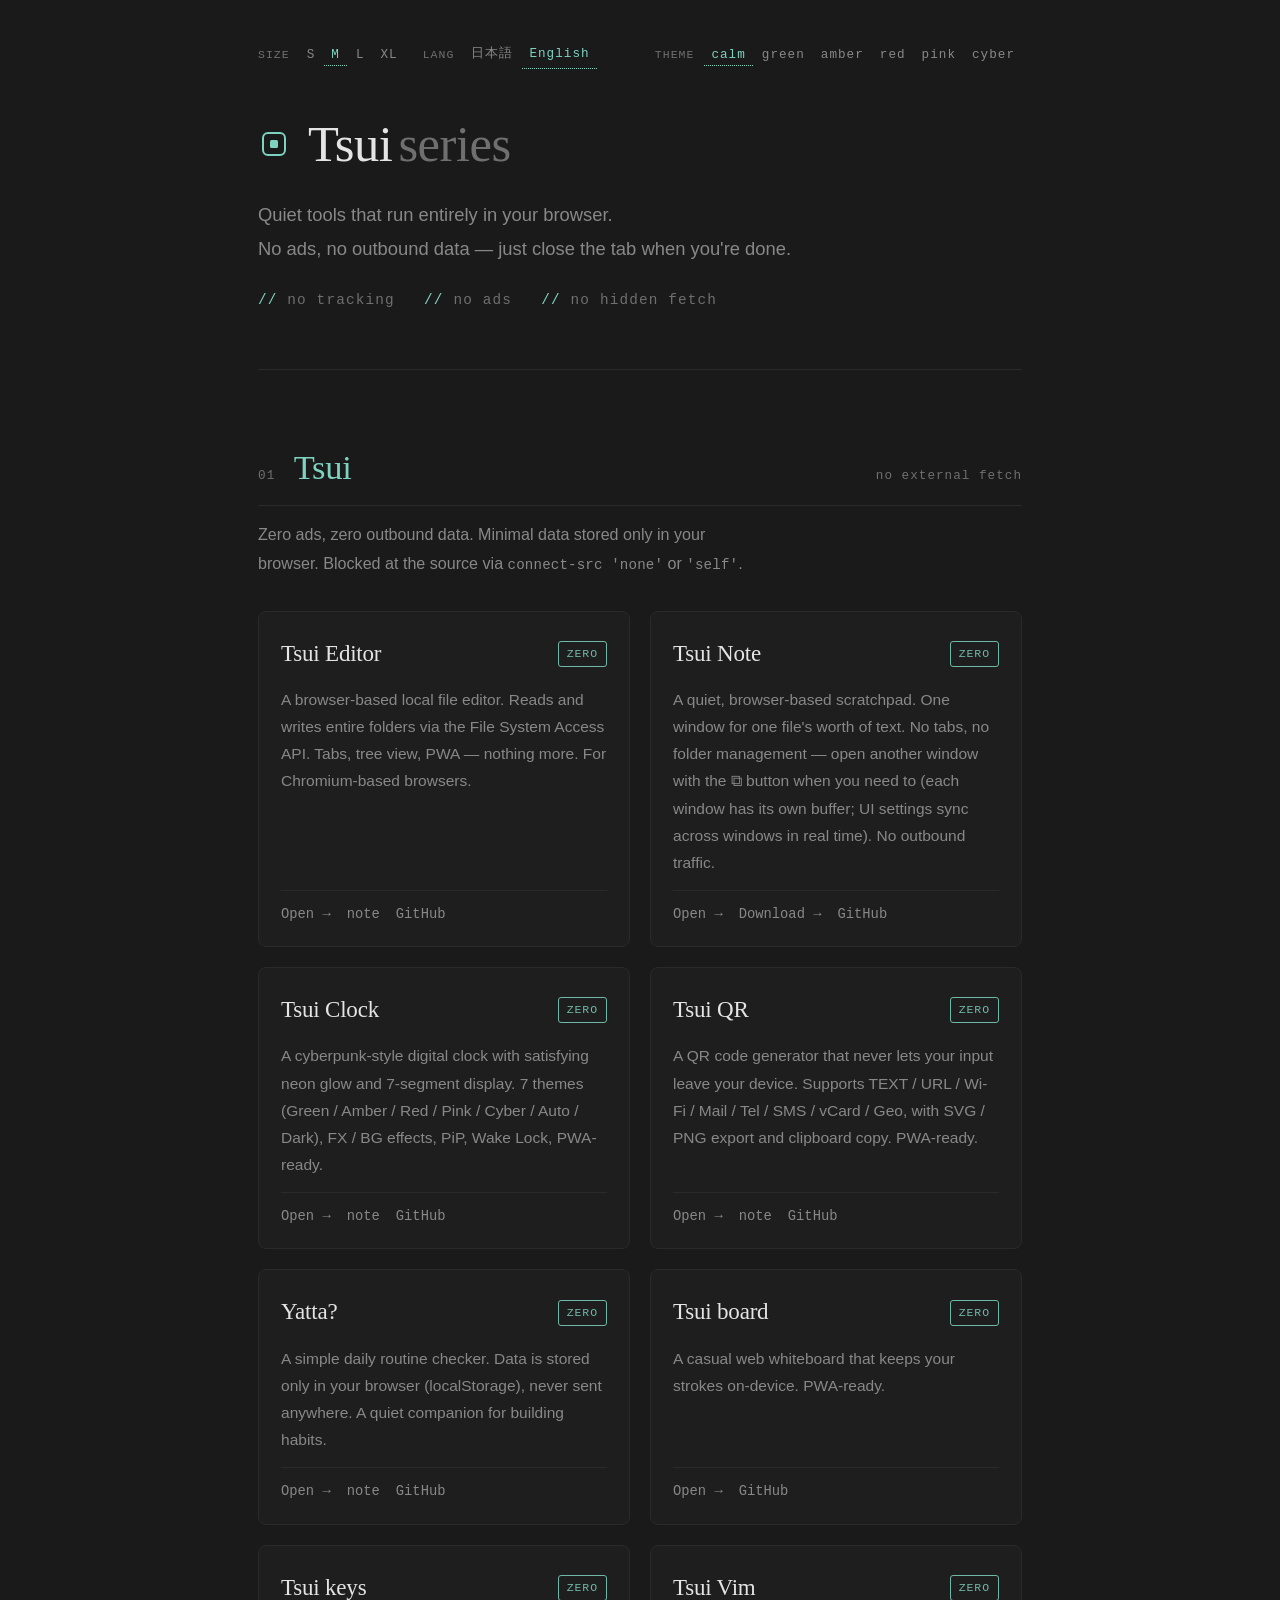
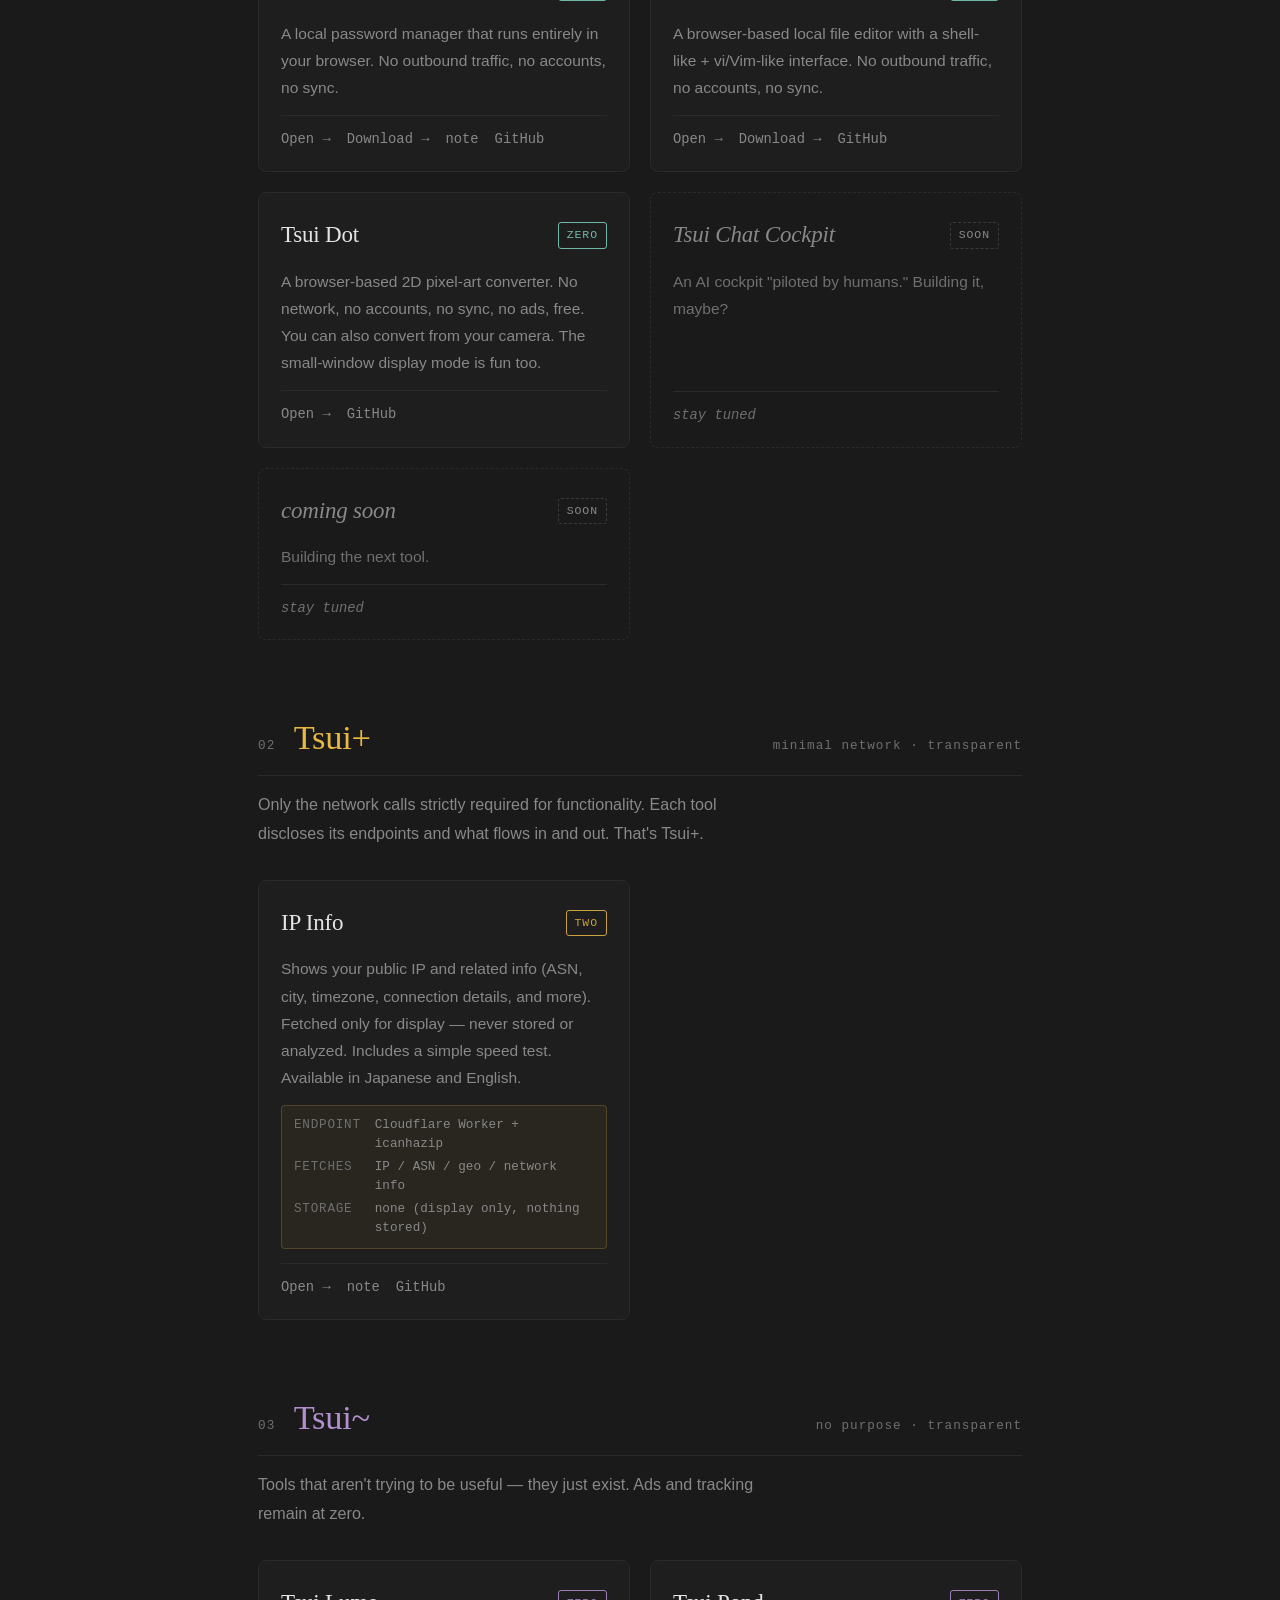
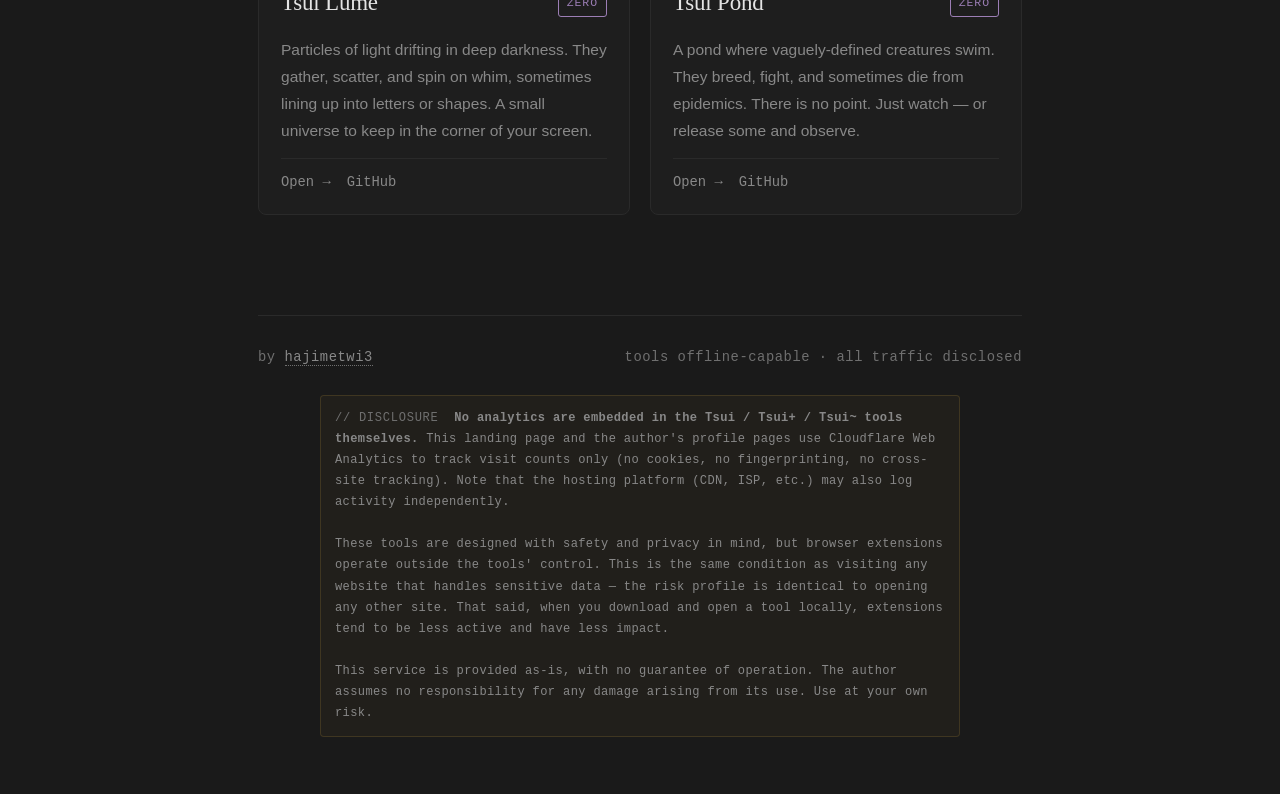
<file: docs/Tsui-series/index.en.html>
<!DOCTYPE html>
<!-- Tsui series landing (EN) — JP edition: index.html -->
<html lang="en" data-size="M">
<head>
<meta charset="UTF-8">
<!-- Clickjacking defense -->
<style id="antiClickjack">html{display:none !important;}</style>
<script>
  (function(){
    if (self === top) {
      var s = document.getElementById('antiClickjack');
      if (s && s.parentNode) s.parentNode.removeChild(s);
    } else {
      try { top.location = self.location; } catch (e) {}
      try { document.documentElement.innerHTML = ''; } catch (e) {}
    }
  })();
</script>
<meta name="viewport" content="width=device-width, initial-scale=1">
<meta name="referrer" content="no-referrer">
<meta name="theme-color" content="#1a1a1a">
<meta name="description" content="Tsui series — quiet tools that run entirely in your browser. No ads, privacy-respecting.">
<meta http-equiv="Content-Security-Policy" content="default-src 'none'; script-src 'self' 'unsafe-inline' https://static.cloudflareinsights.com; style-src 'self' 'unsafe-inline'; img-src 'self' data:; font-src 'self' data:; connect-src https://cloudflareinsights.com; base-uri 'none'; form-action 'none';">
<link rel="alternate" hreflang="ja" href="./index.html">
<link rel="alternate" hreflang="en" href="./index.en.html">
<link rel="alternate" hreflang="x-default" href="./index.html">
<link rel="icon" href="data:image/svg+xml,%3Csvg xmlns='http://www.w3.org/2000/svg' viewBox='0 0 32 32'%3E%3Crect width='32' height='32' rx='6' fill='%231a1a1a'/%3E%3Crect x='7' y='7' width='18' height='18' rx='4' fill='none' stroke='%237dd3c0' stroke-width='2'/%3E%3Crect x='13' y='13' width='6' height='6' rx='1' fill='%237dd3c0'/%3E%3C/svg%3E">
<title>Tsui series — Quiet tools</title>
<style>
  * { box-sizing: border-box; margin: 0; padding: 0; }

  :root {
    --bg: #1a1a1a;
    --bg-card: #1e1e1e;
    --fg: #e4e4e4;
    --fg-dim: #888;
    --fg-faint: #6f6f6f;
    --accent: #7dd3c0;         /* calm — teal */
    --accent-plus: #e8b842;    /* calm — amber */
    --accent-tilde: #b28fd0;   /* calm — muted violet (for Tsui~) */
    --glow-color: transparent;
    --border: #2a2a2a;
    --border-strong: #3a3a3a;
    --fs-scale: 1.15;          /* M (default): S=1.0 / M=1.15 / L=1.3 / XL=1.5 */
  }

  /* ========== Font size levels ========== */

  html[data-size="S"]  { --fs-scale: 1;    }
  html[data-size="M"]  { --fs-scale: 1.15; }
  html[data-size="L"]  { --fs-scale: 1.3;  }
  html[data-size="XL"] { --fs-scale: 1.5;  }

  /* ========== Neon themes (Tsui Clock compatible palette) ========== */

  html[data-theme="green"]  { --accent:#39ff77; --accent-plus:#ffb000; --accent-tilde:#c0a8ff; --glow-color:#39ff77; }
  html[data-theme="amber"]  { --accent:#ffb000; --accent-plus:#ff26b3; --accent-tilde:#8affc0; --glow-color:#ffb000; }
  html[data-theme="red"]    { --accent:#ffc0b8; --accent-plus:#39ff77; --accent-tilde:#b8c8ff; --glow-color:#ff2020; }
  html[data-theme="pink"]   { --accent:#ffc8f0; --accent-plus:#39ff77; --accent-tilde:#c8e0ff; --glow-color:#ff26b3; }
  html[data-theme="cyber"]  { --accent:#B2FFCA; --accent-plus:#ff26b3; --accent-tilde:#ffd4a3; --glow-color:#39ff77; }

  html[data-theme] h1.title,
  html[data-theme] .tier h2,
  html[data-theme] .plus-sign,
  html[data-theme] .tilde-sign,
  html[data-theme] .theme-switch button.active {
    text-shadow: 0 0 10px var(--glow-color), 0 0 22px var(--glow-color);
  }
  html[data-theme] .brand svg {
    filter: drop-shadow(0 0 6px var(--glow-color));
  }

  html { background: var(--bg); }

  body {
    font-family: -apple-system, BlinkMacSystemFont, "Segoe UI", "Hiragino Sans", "Yu Gothic UI", sans-serif;
    background: var(--bg);
    color: var(--fg);
    font-size: calc(15px * var(--fs-scale));
    line-height: 1.75;
    -webkit-font-smoothing: antialiased;
    min-height: 100vh;
  }

  .mono, code {
    font-family: ui-monospace, "SF Mono", Menlo, Consolas, monospace;
    font-size: 0.88em;
    letter-spacing: 0.01em;
  }
  code { color: var(--fg-dim); }

  .container {
    max-width: 820px;
    margin: 0 auto;
    padding: 40px 28px 60px;
  }

  /* ========== Theme switch ========== */

  .theme-switch {
    display: flex;
    align-items: center;
    justify-content: flex-end;
    gap: 2px;
    font-family: ui-monospace, "SF Mono", Menlo, Consolas, monospace;
    font-size: calc(11px * var(--fs-scale));
    letter-spacing: 0.08em;
    flex-wrap: wrap;
  }

  .theme-switch .theme-label {
    color: var(--fg-faint);
    margin-right: 8px;
    font-size: calc(10px * var(--fs-scale));
    text-transform: uppercase;
  }

  .theme-switch button {
    background: transparent;
    border: none;
    color: var(--fg-dim);
    cursor: pointer;
    font-family: inherit;
    font-size: inherit;
    letter-spacing: inherit;
    padding: 3px 7px;
    border-bottom: 1px dotted transparent;
    transition: color 0.2s, border-color 0.2s, text-shadow 0.3s;
  }

  .theme-switch button:hover { color: var(--fg); }

  .theme-switch button.active {
    color: var(--accent);
    border-bottom-color: var(--accent);
  }

  /* ========== Size / Lang switch (same look as theme-switch) ========== */

  .top-controls {
    display: flex;
    justify-content: space-between;
    align-items: center;
    gap: 12px;
    margin-bottom: 50px;
    flex-wrap: wrap;
  }

  .controls-left {
    display: flex;
    align-items: center;
    gap: 18px;
    flex-wrap: wrap;
  }

  .size-switch,
  .lang-switch {
    display: flex;
    align-items: center;
    gap: 2px;
    font-family: ui-monospace, "SF Mono", Menlo, Consolas, monospace;
    font-size: calc(11px * var(--fs-scale));
    letter-spacing: 0.08em;
  }

  .size-switch .size-label,
  .lang-switch .lang-label {
    color: var(--fg-faint);
    margin-right: 8px;
    font-size: calc(10px * var(--fs-scale));
    text-transform: uppercase;
  }

  .size-switch button,
  .lang-switch a {
    background: transparent;
    border: none;
    color: var(--fg-dim);
    cursor: pointer;
    font-family: inherit;
    font-size: inherit;
    letter-spacing: inherit;
    padding: 3px 7px;
    border-bottom: 1px dotted transparent;
    transition: color 0.2s, border-color 0.2s;
    text-decoration: none;
    display: inline-block;
  }

  .size-switch button:hover,
  .lang-switch a:hover { color: var(--fg); }

  .size-switch button.active,
  .lang-switch a[aria-current="page"] {
    color: var(--accent);
    border-bottom-color: var(--accent);
  }

  /* ========== Masthead ========== */

  .masthead {
    padding-bottom: 56px;
    border-bottom: 1px solid var(--border);
    margin-bottom: 80px;
  }

  .brand {
    display: flex;
    align-items: center;
    gap: 18px;
    margin-bottom: 28px;
  }

  .brand svg {
    width: 32px;
    height: 32px;
    color: var(--accent);
    flex-shrink: 0;
    transition: filter 0.3s;
  }

  h1.title {
    font-family: Georgia, "Iowan Old Style", "Hiragino Mincho ProN", "Yu Mincho", serif;
    font-size: calc(44px * var(--fs-scale));
    font-weight: 400;
    letter-spacing: -0.5px;
    line-height: 1;
    transition: text-shadow 0.3s;
  }

  h1.title .series {
    color: var(--fg-faint);
    font-weight: 300;
    margin-left: 6px;
    text-shadow: none !important;
  }

  .tagline {
    color: var(--fg-dim);
    font-size: calc(16px * var(--fs-scale));
    line-height: 1.85;
    max-width: 58ch;
  }

  .manifesto {
    margin-top: 22px;
    font-family: ui-monospace, "SF Mono", Menlo, Consolas, monospace;
    font-size: calc(12.5px * var(--fs-scale));
    letter-spacing: 0.08em;
    color: var(--fg-faint);
    text-transform: lowercase;
  }

  .manifesto span { color: var(--accent); }

  /* ========== Tier ========== */

  .tier { margin-bottom: 80px; }
  .tier:last-of-type { margin-bottom: 0; }

  .tier-header {
    display: flex;
    align-items: baseline;
    gap: 18px;
    margin-bottom: 14px;
    padding-bottom: 18px;
    border-bottom: 1px solid var(--border);
  }

  .tier-num {
    color: var(--fg-faint);
    font-size: calc(11px * var(--fs-scale));
    font-family: ui-monospace, "SF Mono", Menlo, Consolas, monospace;
    letter-spacing: 0.1em;
  }

  .tier h2 {
    font-family: Georgia, "Iowan Old Style", "Hiragino Mincho ProN", "Yu Mincho", serif;
    font-size: calc(30px * var(--fs-scale));
    font-weight: 400;
    letter-spacing: -0.3px;
    line-height: 1;
    color: var(--accent);
    transition: text-shadow 0.3s;
  }

  .tier.plus h2 { color: var(--accent-plus); }
  .tier.plus h2 .plus-sign { color: var(--accent-plus); }

  .tier.tilde h2 { color: var(--accent-tilde); }
  .tier.tilde h2 .tilde-sign { color: var(--accent-tilde); font-weight: 300; }

  .tier-meta {
    color: var(--fg-faint);
    font-size: calc(11px * var(--fs-scale));
    font-family: ui-monospace, "SF Mono", Menlo, Consolas, monospace;
    letter-spacing: 0.08em;
    margin-left: auto;
  }

  .tier-desc {
    color: var(--fg-dim);
    font-size: calc(14px * var(--fs-scale));
    line-height: 1.8;
    margin-bottom: 32px;
    max-width: 56ch;
  }

  /* ========== Tool cards ========== */

  .tools {
    display: grid;
    grid-template-columns: repeat(auto-fill, minmax(340px, 1fr));
    gap: 20px;
  }

  .tool {
    background: var(--bg-card);
    border: 1px solid var(--border);
    border-radius: 8px;
    padding: 22px 22px 18px;
    display: flex;
    flex-direction: column;
    transition: border-color 0.2s ease;
  }

  .tool:hover { border-color: var(--border-strong); }

  .tool-head {
    display: flex;
    align-items: center;
    gap: 10px;
    margin-bottom: 12px;
    flex-wrap: wrap;
  }

  .tool h3 {
    font-family: Georgia, "Iowan Old Style", "Hiragino Mincho ProN", "Yu Mincho", serif;
    font-size: calc(20px * var(--fs-scale));
    font-weight: 400;
    letter-spacing: -0.2px;
    color: var(--fg);
    margin-right: auto;
  }

  .badge {
    font-family: ui-monospace, "SF Mono", Menlo, Consolas, monospace;
    font-size: calc(10px * var(--fs-scale));
    letter-spacing: 0.08em;
    padding: 2px 8px;
    border-radius: 3px;
    border: 1px solid var(--border-strong);
    color: var(--fg-dim);
    text-transform: uppercase;
    white-space: nowrap;
  }

  .badge-pure { color: var(--accent); border-color: var(--accent); opacity: 0.85; }
  .badge-plus { color: var(--accent-plus); border-color: var(--accent-plus); opacity: 0.85; }
  .badge-tilde { color: var(--accent-tilde); border-color: var(--accent-tilde); opacity: 0.85; }
  .badge-wip  { color: var(--fg-dim); border-style: dashed; }

  .tool p.desc {
    color: var(--fg-dim);
    font-size: calc(13.5px * var(--fs-scale));
    line-height: 1.75;
    margin-bottom: 14px;
    flex: 1;
  }

  /* Transparency block (Tsui+) */
  .transparency {
    font-family: ui-monospace, "SF Mono", Menlo, Consolas, monospace;
    font-size: calc(11px * var(--fs-scale));
    background: color-mix(in srgb, var(--accent-plus) 5%, transparent);
    border: 1px solid color-mix(in srgb, var(--accent-plus) 22%, transparent);
    border-radius: 4px;
    padding: 10px 12px;
    margin-bottom: 14px;
    display: grid;
    grid-template-columns: auto 1fr;
    column-gap: 14px;
    row-gap: 4px;
    line-height: 1.5;
  }
  .transparency dt {
    color: var(--fg-faint);
    text-transform: uppercase;
    letter-spacing: 0.06em;
  }
  .transparency dd { color: var(--fg-dim); }

  .tool-links {
    display: flex;
    gap: 16px;
    padding-top: 12px;
    border-top: 1px solid var(--border);
    font-family: ui-monospace, "SF Mono", Menlo, Consolas, monospace;
    font-size: calc(12px * var(--fs-scale));
    flex-wrap: wrap;
  }

  .tool-links a {
    color: var(--fg-dim);
    text-decoration: none;
    border-bottom: 1px dotted transparent;
    transition: color 0.15s, border-color 0.15s;
  }

  .tool-links a:hover {
    color: var(--accent);
    border-bottom-color: var(--accent);
  }

  .tier.plus .tool-links a:hover {
    color: var(--accent-plus);
    border-bottom-color: var(--accent-plus);
  }

  .tier.tilde .tool-links a:hover {
    color: var(--accent-tilde);
    border-bottom-color: var(--accent-tilde);
  }

  .tool-links a.disabled {
    opacity: 0.35;
    pointer-events: none;
  }

  .tool-links .links-sep {
    color: var(--fg-faint);
    user-select: none;
  }

  /* ========== Coming soon card ========== */

  .tool.coming-soon {
    background: transparent;
    border-style: dashed;
    border-color: var(--border);
  }

  .tool.coming-soon:hover { border-color: var(--border-strong); }

  .tool.coming-soon h3 {
    color: var(--fg-dim);
    font-style: italic;
  }

  .tool.coming-soon .desc {
    color: var(--fg-faint);
  }

  .tool.coming-soon .tool-links {
    color: var(--fg-faint);
    font-style: italic;
  }

  /* ========== Footer ========== */

  footer {
    margin-top: 100px;
    padding-top: 30px;
    border-top: 1px solid var(--border);
    color: var(--fg-faint);
    font-size: calc(12px * var(--fs-scale));
    font-family: ui-monospace, "SF Mono", Menlo, Consolas, monospace;
    display: flex;
    justify-content: space-between;
    flex-wrap: wrap;
    gap: 12px;
    letter-spacing: 0.04em;
  }

  footer a {
    color: var(--fg-dim);
    text-decoration: none;
    border-bottom: 1px dotted var(--fg-faint);
    transition: color 0.15s, border-color 0.15s;
  }

  footer a:hover {
    color: var(--accent);
    border-bottom-color: var(--accent);
  }

  /* ========== Analytics disclosure (this page only) ========== */

  .analytics-note {
    margin: 24px auto 0;
    max-width: 640px;
    padding: 12px 14px;
    font-family: ui-monospace, "SF Mono", Menlo, Consolas, monospace;
    font-size: calc(10.5px * var(--fs-scale));
    line-height: 1.75;
    color: var(--fg-dim);
    letter-spacing: 0.03em;
    background: color-mix(in srgb, var(--accent-plus) 3%, transparent);
    border: 1px solid color-mix(in srgb, var(--accent-plus) 15%, transparent);
    border-radius: 4px;
  }

  .analytics-note .label {
    color: var(--fg-faint);
    text-transform: uppercase;
    letter-spacing: 0.06em;
    margin-right: 8px;
  }

  /* ========== Focus visibility (keyboard a11y) ========== */

  .theme-switch button:focus-visible,
  .size-switch button:focus-visible,
  .lang-switch a:focus-visible,
  .tool-links a:focus-visible,
  footer a:focus-visible,
  .analytics-note a:focus-visible {
    outline: 2px solid var(--accent);
    outline-offset: 2px;
    border-radius: 2px;
  }

  /* ========== Responsive ========== */

  @media (max-width: 540px) {
    .container { padding: 24px 20px 40px; }
    h1.title { font-size: calc(34px * var(--fs-scale)); }
    .tier h2 { font-size: calc(24px * var(--fs-scale)); }
    .masthead { padding-bottom: 40px; margin-bottom: 60px; }
    .tier { margin-bottom: 60px; }
    .tools { grid-template-columns: 1fr; }
    .tier-meta { display: none; }
    .brand { gap: 14px; }
    .brand svg { width: 26px; height: 26px; }
    .top-controls { margin-bottom: 32px; flex-direction: column; align-items: flex-start; gap: 8px; }
    .controls-left { gap: 12px; }
    .theme-switch, .size-switch, .lang-switch { justify-content: flex-start; flex-wrap: wrap; }
    .theme-switch .theme-label,
    .size-switch .size-label,
    .lang-switch .lang-label { display: none; }
  }

  @media (prefers-reduced-motion: reduce) {
    * { transition: none !important; animation: none !important; }
  }
</style>
</head>
<body>
<div class="container">

  <!-- ========== Top controls (size / lang / theme) ========== -->
  <div class="top-controls">
    <div class="controls-left">
      <div class="size-switch" role="group" aria-label="font size">
        <span class="size-label">size</span>
        <button type="button" data-size="S">S</button>
        <button type="button" data-size="M" class="active">M</button>
        <button type="button" data-size="L">L</button>
        <button type="button" data-size="XL">XL</button>
      </div>
      <div class="lang-switch" role="group" aria-label="language">
        <span class="lang-label">lang</span>
        <a href="./index.html" hreflang="ja">日本語</a>
        <a href="./index.en.html" hreflang="en" aria-current="page">English</a>
      </div>
    </div>
    <div class="theme-switch" role="group" aria-label="neon theme (Tsui Clock compatible)">
      <span class="theme-label">theme</span>
      <button type="button" data-theme="calm" class="active">calm</button>
      <button type="button" data-theme="green">green</button>
      <button type="button" data-theme="amber">amber</button>
      <button type="button" data-theme="red">red</button>
      <button type="button" data-theme="pink">pink</button>
      <button type="button" data-theme="cyber">cyber</button>
    </div>
  </div>

  <!-- ========== Masthead ========== -->
  <header class="masthead">
    <div class="brand">
      <svg viewBox="0 0 32 32" aria-hidden="true">
        <rect x="5" y="5" width="22" height="22" rx="5" fill="none" stroke="currentColor" stroke-width="2"/>
        <rect x="12" y="12" width="8" height="8" rx="1.5" fill="currentColor"/>
      </svg>
      <h1 class="title">Tsui<span class="series">series</span></h1>
    </div>
    <p class="tagline">
      Quiet tools that run entirely in your browser.<br>
      No ads, no outbound data — just close the tab when you're done.
    </p>
    <p class="manifesto">
      <span>//</span> no tracking &nbsp; <span>//</span> no ads &nbsp; <span>//</span> no hidden fetch
    </p>
  </header>

  <!-- ========== Tier 01: Tsui (pure) ========== -->
  <section class="tier pure">
    <div class="tier-header">
      <span class="tier-num">01</span>
      <h2>Tsui</h2>
      <span class="tier-meta">no external fetch</span>
    </div>
    <p class="tier-desc">
      Zero ads, zero outbound data. Minimal data stored only in your browser. Blocked at the source via <code>connect-src 'none'</code> or <code>'self'</code>.
    </p>

    <div class="tools">

      <!-- Tsui Editor -->
      <article class="tool">
        <div class="tool-head">
          <h3>Tsui Editor</h3>
          <span class="badge badge-pure">Zero</span>
        </div>
        <p class="desc">A browser-based local file editor. Reads and writes entire folders via the File System Access API. Tabs, tree view, PWA — nothing more. For Chromium-based browsers.</p>
        <nav class="tool-links">
          <a href="https://hajimetwi3.github.io/misc/tools/tsui-editor/tsui-editor.html">Open →</a>
          <a href="https://note.com/hajimetwi3/n/n5a3475a672c0">note</a>
          <a href="https://github.com/hajimetwi3/misc/tree/main/docs/tools/tsui-editor">GitHub</a>
        </nav>
      </article>

      <!-- Tsui Note -->
      <article class="tool">
        <div class="tool-head">
          <h3>Tsui Note</h3>
          <span class="badge badge-pure">Zero</span>
        </div>
        <p class="desc">A quiet, browser-based scratchpad. One window for one file's worth of text. No tabs, no folder management — open another window with the ⧉ button when you need to (each window has its own buffer; UI settings sync across windows in real time). No outbound traffic.</p>
        <nav class="tool-links">
          <a href="https://tsuinote.pages.dev/">Open →</a>
          <a href="https://github.com/hajimetwi3/Tsui-note/releases/latest">Download →</a>
          <a href="https://github.com/hajimetwi3/Tsui-note">GitHub</a>
        </nav>
      </article>
      
      <!-- Tsui Clock -->
      <article class="tool">
        <div class="tool-head">
          <h3>Tsui Clock</h3>
          <span class="badge badge-pure">Zero</span>
        </div>
        <p class="desc">A cyberpunk-style digital clock with satisfying neon glow and 7-segment display. 7 themes (Green / Amber / Red / Pink / Cyber / Auto / Dark), FX / BG effects, PiP, Wake Lock, PWA-ready.</p>
        <nav class="tool-links">
          <a href="https://hajimetwi3.github.io/misc/tools/tsui-clock/">Open →</a>
          <a href="https://note.com/hajimetwi3/n/nbdf5cbde25fe">note</a>
          <a href="https://github.com/hajimetwi3/misc/tree/main/docs/tools/tsui-clock">GitHub</a>
        </nav>
      </article>

      <!-- Tsui QR -->
      <article class="tool">
        <div class="tool-head">
          <h3>Tsui QR</h3>
          <span class="badge badge-pure">Zero</span>
        </div>
        <p class="desc">A QR code generator that never lets your input leave your device. Supports TEXT / URL / Wi-Fi / Mail / Tel / SMS / vCard / Geo, with SVG / PNG export and clipboard copy. PWA-ready.</p>
        <nav class="tool-links">
          <a href="https://hajimetwi3.github.io/tsui-qr/">Open →</a>
          <a href="https://note.com/hajimetwi3/n/na0c77bdc19b4">note</a>
          <a href="https://github.com/hajimetwi3/tsui-qr">GitHub</a>
        </nav>
      </article>

      <!-- Yatta? -->
      <article class="tool">
        <div class="tool-head">
          <h3>Yatta?</h3>
          <span class="badge badge-pure">Zero</span>
        </div>
        <p class="desc">A simple daily routine checker. Data is stored only in your browser (localStorage), never sent anywhere. A quiet companion for building habits.</p>
        <nav class="tool-links">
          <a href="https://hajimetwi3.github.io/misc/tools/yatta/">Open →</a>
          <a href="https://note.com/hajimetwi3/n/n3dc77378c5c4">note</a>
          <a href="https://github.com/hajimetwi3/misc/tree/main/docs/tools/yatta">GitHub</a>
        </nav>
      </article>

      <!-- Tsui board -->
      <article class="tool">
        <div class="tool-head">
          <h3>Tsui board</h3>
          <span class="badge badge-pure">Zero</span>
        </div>
        <p class="desc">A casual web whiteboard that keeps your strokes on-device. PWA-ready.</p>
        <nav class="tool-links">
          <a href="https://hajimetwi3.github.io/tsui-board/">Open →</a>
          <a href="https://github.com/hajimetwi3/tsui-board/">GitHub</a>
        </nav>
      </article>

      <!-- Tsui keys -->
      <article class="tool">
        <div class="tool-head">
          <h3>Tsui keys</h3>
          <span class="badge badge-pure">Zero</span>
        </div>
        <p class="desc">A local password manager that runs entirely in your browser. No outbound traffic, no accounts, no sync.</p>
        <nav class="tool-links">
          <a href="https://tsuikeys.pages.dev/">Open →</a>
          <a href="https://github.com/hajimetwi3/Tsui-keys/releases/latest">Download →</a>
          <a href="https://note.com/hajimetwi3/n/nece01928dc72">note</a>
          <a href="https://github.com/hajimetwi3/Tsui-keys">GitHub</a>
        </nav>
      </article>

      <!-- Tsui Vim -->
      <article class="tool">
        <div class="tool-head">
          <h3>Tsui Vim</h3>
          <span class="badge badge-pure">Zero</span>
        </div>
        <p class="desc">A browser-based local file editor with a shell-like + vi/Vim-like interface. No outbound traffic, no accounts, no sync.</p>
        <nav class="tool-links">
          <a href="https://tsuivim.pages.dev/">Open →</a>
          <a href="https://github.com/hajimetwi3/Tsui-vim/releases/latest">Download →</a>
          <a href="https://github.com/hajimetwi3/Tsui-vim/">GitHub</a>
        </nav>
      </article>

      <!-- Tsui Dot -->
      <article class="tool">
        <div class="tool-head">
          <h3>Tsui Dot</h3>
          <span class="badge badge-pure">Zero</span>
        </div>
        <p class="desc">A browser-based 2D pixel-art converter. No network, no accounts, no sync, no ads, free. You can also convert from your camera. The small-window display mode is fun too.</p>
        <nav class="tool-links">
          <a href="https://tsuidot.pages.dev/">Open →</a>
          <a href="https://github.com/hajimetwi3/Tsui-dot/">GitHub</a>
        </nav>
      </article>

      <!-- Coming soon -->
      <article class="tool coming-soon" aria-label="coming soon">
        <div class="tool-head">
          <h3>Tsui Chat Cockpit</h3>
          <span class="badge badge-wip">soon</span>
        </div>
        <p class="desc">An AI cockpit "piloted by humans." Building it, maybe?</p>
        <nav class="tool-links">
          <span>stay tuned</span>
        </nav>
      </article>


      <!-- Coming soon -->
      <article class="tool coming-soon" aria-label="coming soon">
        <div class="tool-head">
          <h3>coming soon</h3>
          <span class="badge badge-wip">soon</span>
        </div>
        <p class="desc">Building the next tool.</p>
        <nav class="tool-links">
          <span>stay tuned</span>
        </nav>
      </article>

    </div>
  </section>

  <!-- ========== Tier 02: Tsui+ ========== -->
  <section class="tier plus">
    <div class="tier-header">
      <span class="tier-num">02</span>
      <h2>Tsui<span class="plus-sign">+</span></h2>
      <span class="tier-meta">minimal network · transparent</span>
    </div>
    <p class="tier-desc">
      Only the network calls strictly required for functionality. Each tool discloses its endpoints and what flows in and out. That's Tsui+.
    </p>

    <div class="tools">

      <!-- IP Info (showip) -->
      <article class="tool">
        <div class="tool-head">
          <h3>IP Info</h3>
          <span class="badge badge-plus">Two</span>
        </div>
        <p class="desc">Shows your public IP and related info (ASN, city, timezone, connection details, and more). Fetched only for display — never stored or analyzed. Includes a simple speed test. Available in Japanese and English.</p>
        <dl class="transparency">
          <dt>endpoint</dt><dd>Cloudflare Worker + icanhazip</dd>
          <dt>fetches</dt><dd>IP / ASN / geo / network info</dd>
          <dt>storage</dt><dd>none (display only, nothing stored)</dd>
        </dl>
        <nav class="tool-links">
          <a href="https://tsuiipinfo.pages.dev/">Open →</a>
          <a href="https://note.com/hajimetwi3/n/nf5467f5481ae">note</a>
          <a href="https://github.com/hajimetwi3/Tsui-ip-info">GitHub</a>
        </nav>
      </article>

    </div>
  </section>

  <!-- ========== Tier 03: Tsui~ ========== -->
  <section class="tier tilde">
    <div class="tier-header">
      <span class="tier-num">03</span>
      <h2>Tsui<span class="tilde-sign">~</span></h2>
      <span class="tier-meta">no purpose · transparent</span>
    </div>
    <p class="tier-desc">
      Tools that aren't trying to be useful — they just exist. Ads and tracking remain at zero.
    </p>

    <div class="tools">

      <!-- Tsui Lume -->
      <article class="tool">
        <div class="tool-head">
          <h3>Tsui Lume</h3>
          <span class="badge badge-tilde">Zero</span>
        </div>
        <p class="desc">Particles of light drifting in deep darkness. They gather, scatter, and spin on whim, sometimes lining up into letters or shapes. A small universe to keep in the corner of your screen.</p>
        <nav class="tool-links">
          <a href="https://tsuilume.pages.dev/">Open →</a>
          <a href="https://github.com/hajimetwi3/tsui-lume">GitHub</a>
        </nav>
      </article>

      <!-- Tsui Pond -->
      <article class="tool">
        <div class="tool-head">
          <h3>Tsui Pond</h3>
          <span class="badge badge-tilde">Zero</span>
        </div>
        <p class="desc">A pond where vaguely-defined creatures swim. They breed, fight, and sometimes die from epidemics. There is no point. Just watch — or release some and observe.</p>
        <nav class="tool-links">
          <a href="https://hajimetwi3.github.io/Tsui-Pond/">Open →</a>
          <a href="https://github.com/hajimetwi3/tsui-pond">GitHub</a>
        </nav>
      </article>

    </div>
  </section>

  <!-- ========== Footer ========== -->
  <footer>
    <span>by <a href="https://hajimetwi3.github.io/hajimetwi3/">hajimetwi3</a></span>
    <span>tools offline-capable · all traffic disclosed</span>
  </footer>

  <!-- ========== Analytics disclosure ========== -->
  <aside class="analytics-note" aria-label="analytics disclosure">
    <span class="label">// disclosure</span>
    <strong style="color:var(--fg-dim)">No analytics are embedded in the Tsui / Tsui+ / Tsui~ tools themselves.</strong>
    This landing page and the author's profile pages use Cloudflare Web Analytics to track visit counts only (no cookies, no fingerprinting, no cross-site tracking). Note that the hosting platform (CDN, ISP, etc.) may also log activity independently.<br><br>
    These tools are designed with safety and privacy in mind, but browser extensions operate outside the tools' control. This is the same condition as visiting any website that handles sensitive data — the risk profile is identical to opening any other site. That said, when you download and open a tool locally, extensions tend to be less active and have less impact.<br><br>
    This service is provided as-is, with no guarantee of operation. The author assumes no responsibility for any damage arising from its use. Use at your own risk.

  </aside>

</div>

<script>
  // Neon theme switcher — Tsui Clock compatible palette, session-only (no residue)
  (function(){
    var buttons = document.querySelectorAll('.theme-switch button');
    buttons.forEach(function(btn){
      btn.addEventListener('click', function(){
        var theme = btn.dataset.theme;
        if (theme === 'calm') {
          document.documentElement.removeAttribute('data-theme');
        } else {
          document.documentElement.dataset.theme = theme;
        }
        buttons.forEach(function(b){
          b.classList.toggle('active', b === btn);
        });
      });
    });
  })();

  // Font size switcher — S / M(default) / L / XL, session-only (no residue)
  (function(){
    var buttons = document.querySelectorAll('.size-switch button');
    buttons.forEach(function(btn){
      btn.addEventListener('click', function(){
        document.documentElement.dataset.size = btn.dataset.size;
        buttons.forEach(function(b){
          b.classList.toggle('active', b === btn);
        });
      });
    });
  })();
</script>
<!-- This page is itself Tsui-compliant: no ads, no cookies, no fingerprinting. -->
<!-- Cloudflare Web Analytics (this landing page only, visit counts and country level) -->
<script defer src="https://static.cloudflareinsights.com/beacon.min.js" data-cf-beacon='{"token": "219971a8b25d4506877afc0a72110eb1"}'></script>
</body>
</html>
</file>
